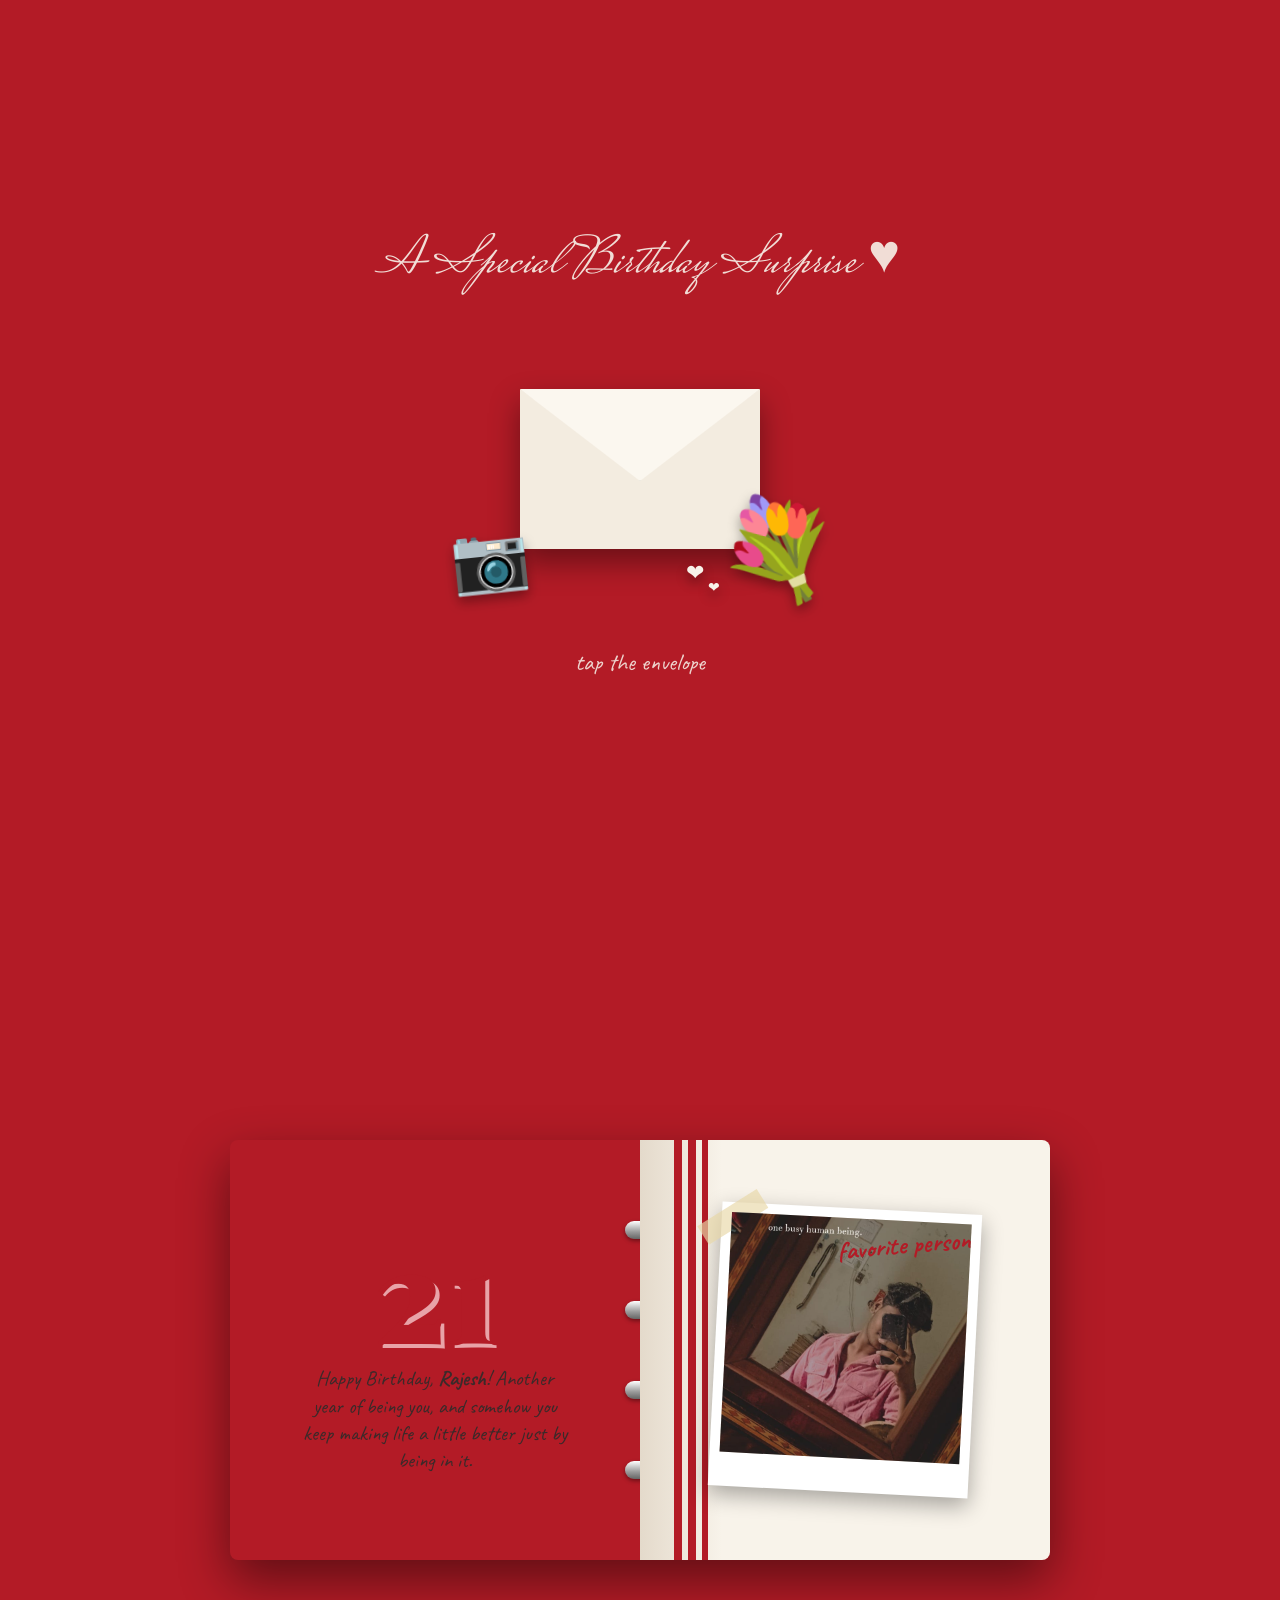
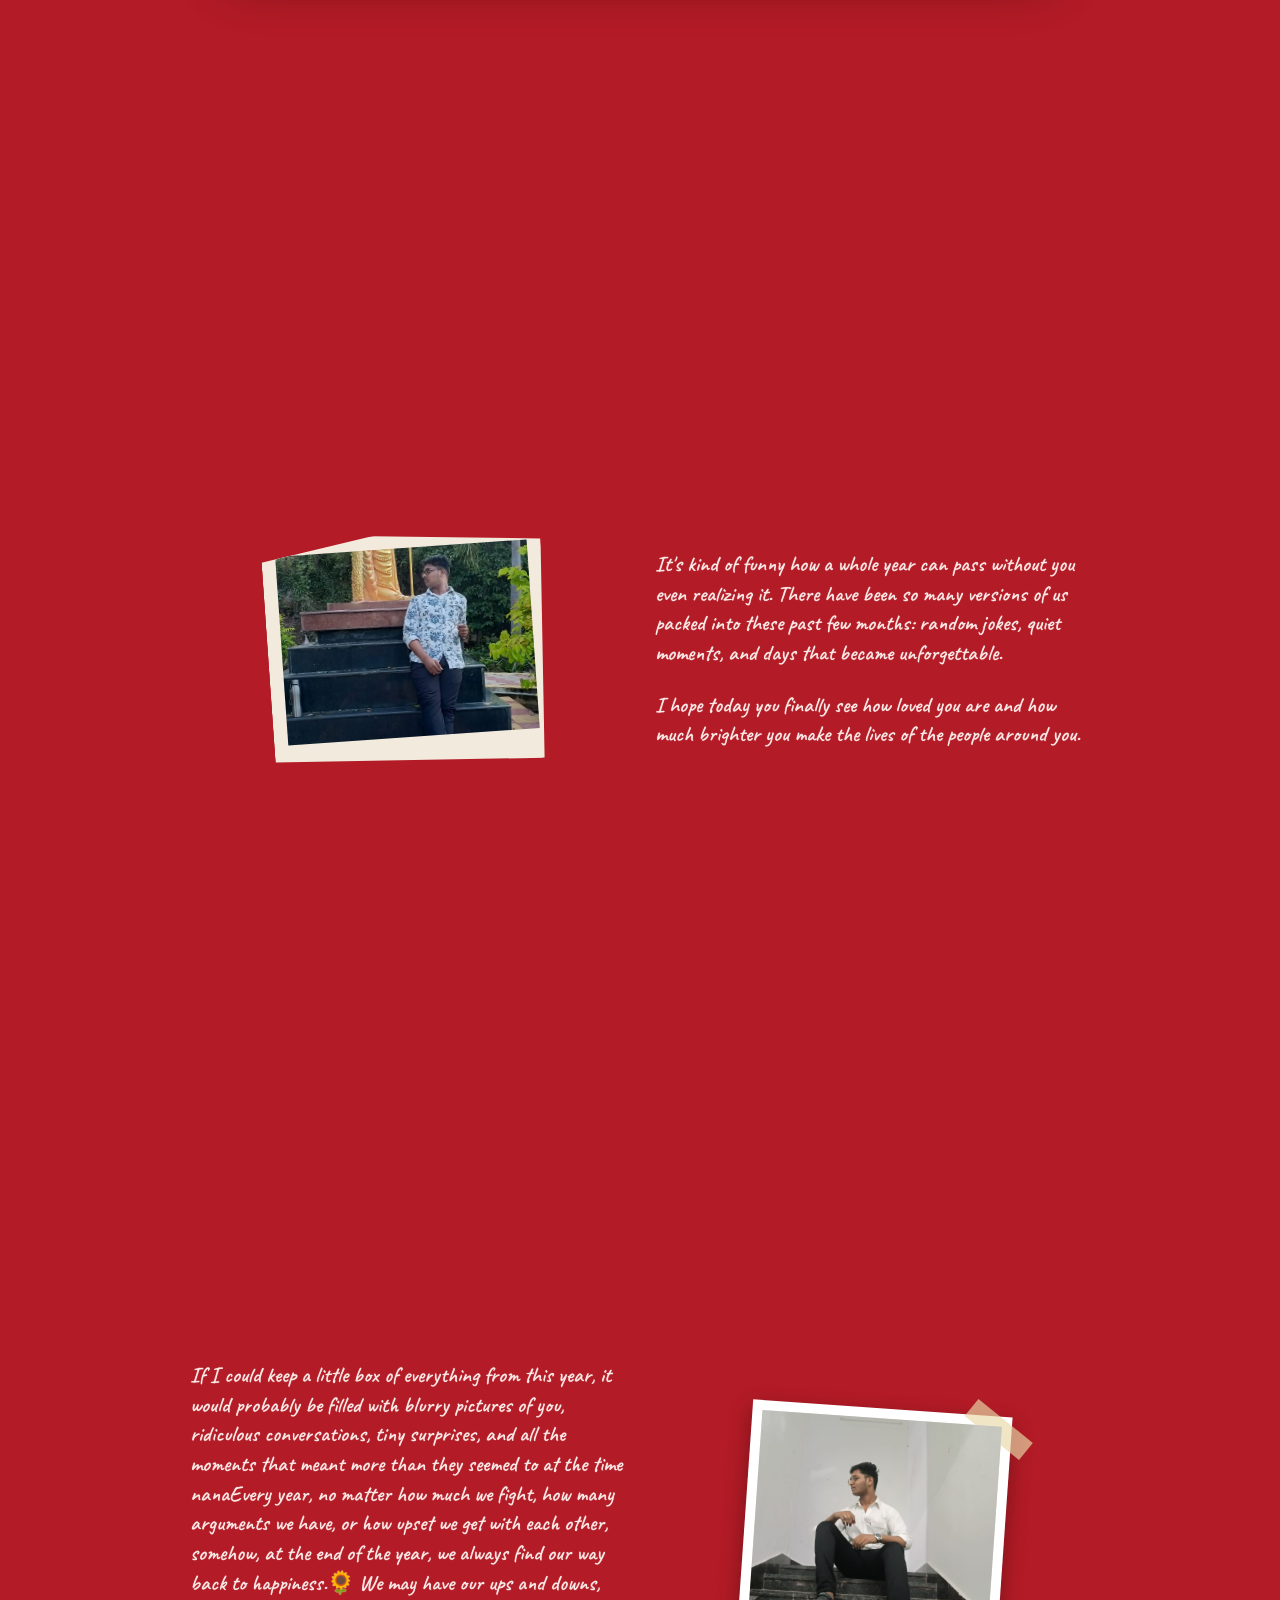
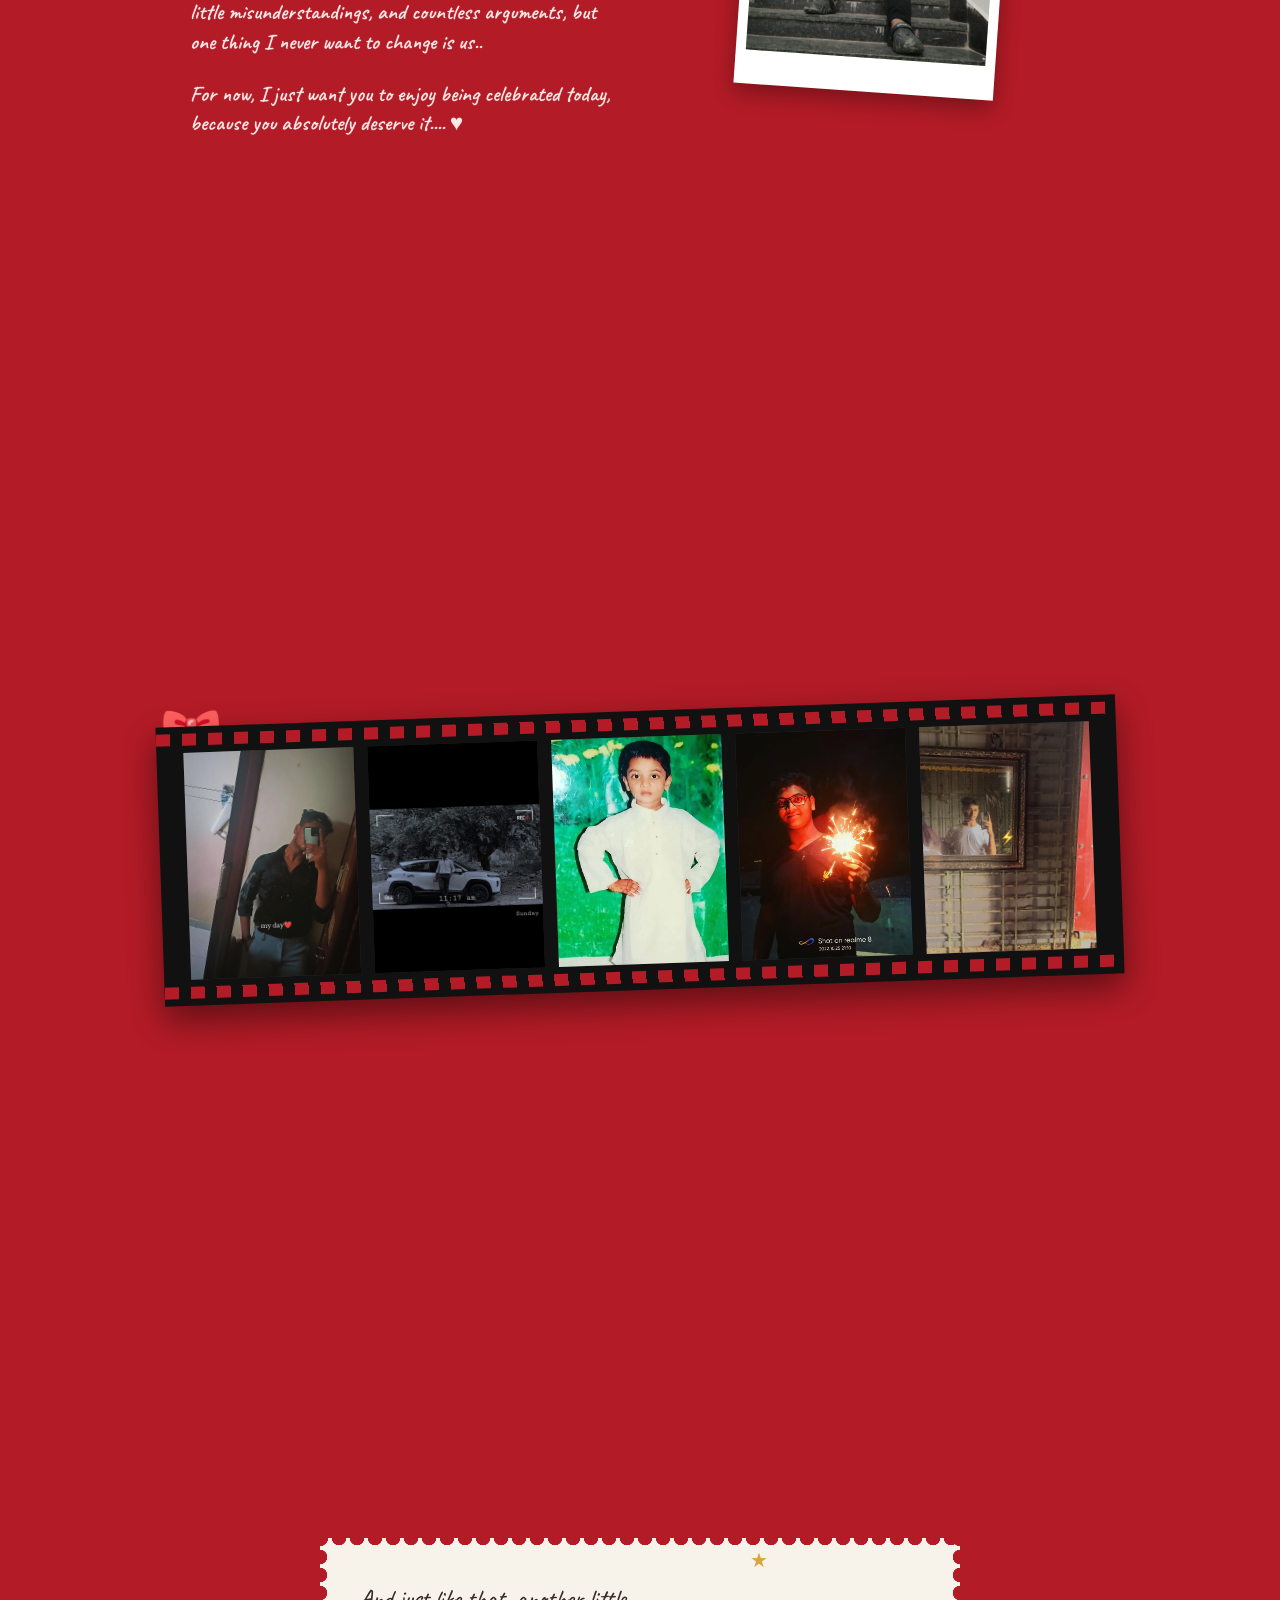
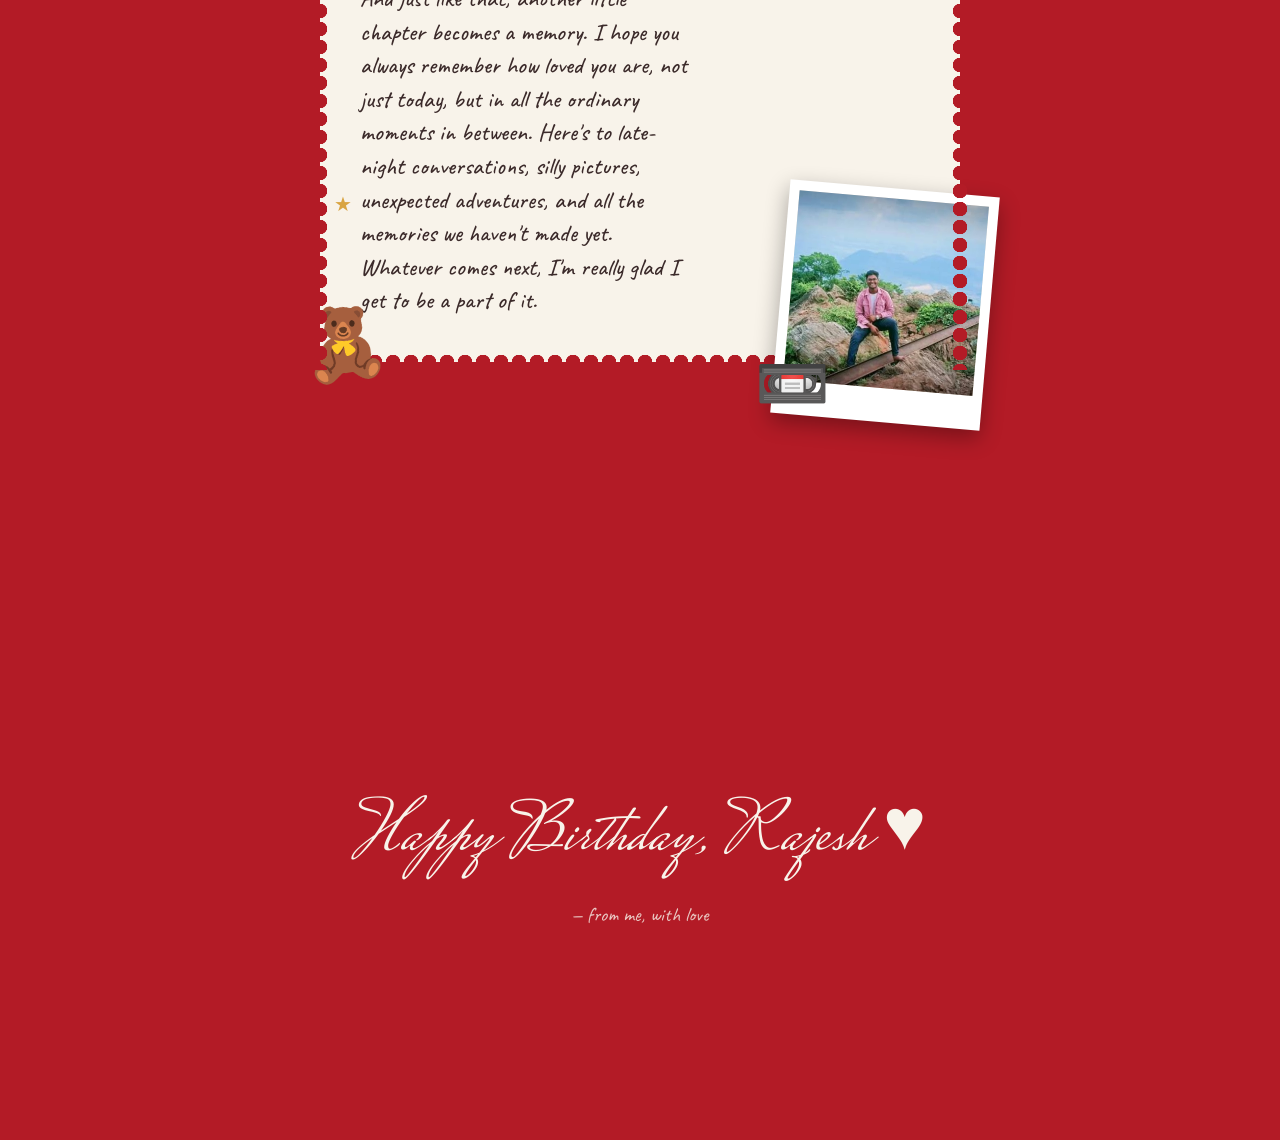
<file: index.html>
<!DOCTYPE html>
<html lang="en">
<head>
<meta charset="utf-8">
<meta name="viewport" content="width=device-width, initial-scale=1, viewport-fit=cover">
<title>Happy Birthday</title>
<link rel="preconnect" href="https://fonts.googleapis.com">
<link href="https://fonts.googleapis.com/css2?family=Mrs+Saint+Delafield&family=Caveat:wght@500;700&family=Playfair+Display:wght@700;900&family=Special+Elite&display=swap" rel="stylesheet">
<style>
:root{--red:#b31b26;--red-d:#8f1420;--cream:#f8f3ea;--ink:#3b2a2a;--hand:'Caveat','Bradley Hand',cursive;--script:'Mrs Saint Delafield','Snell Roundhand',cursive;--serif:'Playfair Display',Georgia,serif;--type:'Special Elite','Courier New',monospace;box-sizing:border-box;padding-top:env(safe-area-inset-top,0px);padding-bottom:env(safe-area-inset-bottom,0px)}
@media (prefers-color-scheme:dark){:root:not([data-theme="light"]){--red:#9e1722;--red-d:#7a1019}}
:root[data-theme="dark"]{--red:#9e1722;--red-d:#7a1019}
*{box-sizing:border-box}
html{height:100%;scroll-padding-top:env(safe-area-inset-top,0px)}
body{margin:0;background:var(--red);color:var(--cream);font-family:var(--hand);font-size:22px;overflow-x:hidden}
body::before{content:"";position:fixed;inset:0 0 auto;height:env(safe-area-inset-top,0px);background:var(--red);z-index:10}
section{min-height:100vh;display:grid;place-items:center;padding:48px 20px;position:relative}
.paper{background:var(--cream);color:var(--ink)}
/* photos */
.photo{position:relative;background:#e9dfd2 center/cover no-repeat;cursor:pointer;display:grid;place-items:center;text-align:center;font:16px var(--hand);color:#7a6a63;overflow:hidden}
.photo input{display:none}
.photo.has span{display:none}
.polaroid{background:#fff;padding:10px 10px 34px;box-shadow:0 8px 22px #0005;width:min(260px,70vw)}
.polaroid .photo{aspect-ratio:1}
.tape{position:absolute;width:70px;height:22px;background:#e9d9a8aa;transform:rotate(-35deg)}
/* 1 hero */
#hero{text-align:center}
#hero h1{font:400 clamp(26px,5vw,34px) var(--script);margin:0 0 24px;opacity:.9;font-size:clamp(38px,8vw,54px)}
.scene{position:relative;width:min(380px,88vw);height:300px;margin:auto}
.env{position:absolute;left:50%;top:60px;width:240px;height:160px;margin-left:-120px;cursor:pointer;perspective:700px;border:0;background:none;padding:0}
.env .back{position:absolute;inset:0;background:#e7ddd0;border-radius:4px;box-shadow:0 14px 30px #0006}
.env .card{position:absolute;left:14px;right:14px;top:10px;height:140px;background:var(--cream);color:var(--ink);display:grid;place-items:center;font:400 44px/1 var(--script);transition:transform .9s .35s cubic-bezier(.3,.8,.3,1);z-index:2}
.env .front{position:absolute;inset:0;z-index:3;background:linear-gradient(#0000 0 0),var(--cream);clip-path:polygon(0 0,50% 55%,100% 0,100% 100%,0 100%);background:#f3ece0;pointer-events:none}
.env .flap{position:absolute;left:0;right:0;top:0;height:92px;background:#fbf7ef;clip-path:polygon(0 0,100% 0,50% 100%);transform-origin:top;transition:transform .5s,z-index 0s .25s;z-index:4;box-shadow:0 2px 6px #0003}
.env.open .flap{transform:rotateX(180deg);z-index:1}
.env.open .card{transform:translateY(-95px) rotate(-2deg)}
.sticker{position:absolute;font-size:64px;filter:drop-shadow(0 6px 6px #0005);pointer-events:none}
.s-cam{left:0;bottom:30px;transform:rotate(-6deg)}
.s-bq{right:-4px;bottom:20px;font-size:92px;transform:rotate(8deg)}
.s-h{font-size:22px}
.hint{margin-top:18px;font-size:24px;opacity:.85}
.hint.go{animation:bob 1.6s infinite}
@keyframes bob{50%{transform:translateY(6px)}}
/* 2 binder */
.binder{display:grid;grid-template-columns:1fr 1fr;width:min(820px,94vw);min-height:420px;border-radius:8px;box-shadow:0 20px 50px #0007;position:relative}
.binder .pg{padding:34px 30px;position:relative;display:flex;flex-direction:column;align-items:center;justify-content:center;text-align:center;gap:10px}
.binder .pg:first-child{border-radius:8px 0 0 8px;background:linear-gradient(90deg,var(--cream) 80%,#e4dacb)}
.binder .pg:last-child{border-radius:0 8px 8px 0;background:linear-gradient(270deg,var(--cream) 80%,#e4dacb)}
.rings{position:absolute;left:50%;top:0;bottom:0;width:30px;margin-left:-15px;display:flex;flex-direction:column;justify-content:space-around;padding:50px 0}
.rings i{height:18px;border-radius:9px;background:linear-gradient(#fff,#9a9a9a 60%,#666);box-shadow:0 2px 4px #0006}
.age{font:900 clamp(80px,16vw,130px)/1 var(--serif);color:var(--red);text-shadow:4px 4px 0 #e8a3a8}
.binder p{margin:0;max-width:30ch;font-size:21px;line-height:1.3;color:var(--ink)}
.bars{position:absolute;left:34px;top:0;bottom:0;width:34px;background:repeating-linear-gradient(90deg,var(--red) 0 8px,transparent 8px 14px)}
.fav{position:absolute;top:18px;right:10px;font:700 26px var(--hand);color:var(--red);transform:rotate(-8deg)}
/* 3 notes */
.notes{display:grid;grid-template-columns:1fr 1fr;gap:30px;align-items:center;width:min(900px,94vw)}
.rip{background:#f2ebdd;padding:14px 14px 30px;clip-path:polygon(0 8%,40% 0,100% 6%,96% 100%,0 94%);transform:rotate(-4deg);width:min(280px,70vw);justify-self:center}
.rip .photo{aspect-ratio:4/3}
.txt{font:500 22px/1.35 var(--hand);color:#fbe9e6;text-shadow:0 0 1px #fff8;max-width:44ch}
.txt+.txt{margin-top:22px}
/* 4 film */
.film{width:min(960px,110vw);background:#111;padding:26px 0;transform:rotate(-2deg);position:relative;box-shadow:0 14px 34px #0007;display:flex;gap:14px;overflow:hidden;justify-content:center}
.film::before,.film::after{content:"";position:absolute;left:0;right:0;height:12px;background:repeating-linear-gradient(90deg,var(--red) 0 14px,transparent 14px 26px)}
.film::before{top:7px}.film::after{bottom:7px}
.film .photo{width:min(170px,26vw);aspect-ratio:3/4;background-color:#333;color:#aaa}
.bow{position:absolute;left:calc(50% - 480px);top:-8px;font-size:50px}
@media (max-width:1000px){.bow{display:none}}
.film-wrap{position:relative;width:100%;display:flex;justify-content:center}
.slide-in{transform:translateX(60px) rotate(-2deg);opacity:0;transition:all 1.1s cubic-bezier(.2,.8,.2,1)}
.slide-in.in{transform:rotate(-2deg);opacity:1}
/* 5 stamp */
.stamp{position:relative;width:min(640px,90vw);padding:44px 40px;background:var(--cream);color:var(--ink);margin:30px}
.stamp::before,.stamp::after{content:"";position:absolute;pointer-events:none}
.stamp::before{left:-8px;right:-8px;top:-8px;bottom:-8px;background:radial-gradient(circle,var(--red) 7px,transparent 7.5px) 0 0/18px 16px repeat-x,radial-gradient(circle,var(--red) 7px,transparent 7.5px) 0 100%/18px 16px repeat-x}
.stamp::after{top:-8px;bottom:-8px;left:-8px;right:-8px;background:radial-gradient(circle,var(--red) 7px,transparent 7.5px) 0 0/16px 18px repeat-y,radial-gradient(circle,var(--red) 7px,transparent 7.5px) 100% 0/16px 18px repeat-y}
.stamp p{font:500 24px/1.4 var(--hand);margin:0;max-width:30ch}
.stamp .polaroid{position:absolute;right:-30px;bottom:-60px;transform:rotate(5deg);width:210px}
.stamp .tp{position:absolute;left:-20px;bottom:-26px;font-size:70px;transform:rotate(-8deg)}
.stamp .ca{position:absolute;right:130px;bottom:-60px;font-size:60px;z-index:2}
.stamp .st{position:absolute;color:#d9a441;font-size:20px}
@media (max-width:640px){.binder,.notes{grid-template-columns:1fr}.binder .pg:first-child{border-radius:8px 8px 0 0;background:var(--cream)}.binder .pg:last-child{border-radius:0 0 8px 8px;background:var(--cream)}.rings,.bars{display:none}.stamp{padding:34px 26px 130px}.stamp .polaroid{right:-6px;width:170px}.stamp .ca{right:110px}.film .photo:nth-child(n+4){display:none}}
.end{text-align:center;font:400 clamp(44px,10vw,72px) var(--script);padding-bottom:30px}
.end small{display:block;font:20px var(--hand);opacity:.8;margin-top:8px}
.music{position:fixed;right:14px;bottom:calc(14px + env(safe-area-inset-bottom,0px));z-index:11;border:0;border-radius:24px;padding:10px 16px;background:var(--cream);color:var(--red);font:700 18px var(--hand);cursor:pointer;box-shadow:0 4px 12px #0005}
.music:focus-visible,.env:focus-visible,.photo:focus-within{outline:3px solid #fff;outline-offset:3px}
@media (prefers-reduced-motion:reduce){*{animation:none!important;transition:none!important}}
</style>
</head>
<body>

<!-- 1 · Envelope -->
<section id="hero">
  <div>
    <h1 id="lead">Imagine opening this on your birthday ♥</h1>
    <div class="scene">
      <button class="env" id="env" aria-label="Open the envelope">
        <div class="back"></div>
        <div class="card"><span>Happy<br>Birthday Nana</span></div>
        <div class="front"></div>
        <div class="flap"></div>
      </button>
      <span class="sticker s-cam">📷</span>
      <span class="sticker s-bq">💐</span>
      <span class="sticker s-h" style="left:62%;top:230px">❤</span>
      <span class="sticker s-h" style="left:68%;top:250px;font-size:14px">❤</span>
    </div>
    <div class="hint" id="hint">tap the envelope</div>
  </div>
</section>

<!-- 2 · Binder -->
<section>
  <div class="binder">
    <div class="rings"><i></i><i></i><i></i><i></i></div>
    <div class="pg">
      <div class="age" id="age">20</div>
      <p id="m1">Happy Birthday, <b id="nm">Name</b>! Another year of being you, and somehow you keep making life a little better just by being in it.</p>
    </div>
    <div class="pg">
      <div class="bars"></div>
      <div class="polaroid" style="transform:rotate(3deg);position:relative">
        <span class="tape" style="left:-24px;top:4px"></span>
        <label class="photo"><input type="file" accept="image/*"><span>tap to add<br>your photo</span></label>
        <span class="fav">favorite person</span>
      </div>
    </div>
  </div>
</section>

<!-- 3 · Notes -->
<section>
  <div class="notes">
    <div class="rip"><label class="photo"><input type="file" accept="image/*"><span>add photo</span></label></div>
    <div>
      <p class="txt" id="t1">It's kind of funny how a whole year can pass without you even realizing it. There have been so many versions of us packed into these past few months: random jokes, quiet moments, and days that became unforgettable.</p>
      <p class="txt" id="t2">I hope today you finally see how loved you are and how much brighter you make the lives of the people around you.</p>
    </div>
  </div>
</section>

<section>
  <div class="notes">
    <div>
      <p class="txt" id="t3">If I could keep a little box of everything from this year, it would probably be filled with blurry pictures of you, ridiculous conversations, tiny surprises, and all the moments that meant more than they seemed to at the time nanaEvery year, no matter how much we fight, how many arguments we have, or how upset we get with each other, somehow, at the end of the year, we always find our way back to happiness.🌻
We may have our ups and downs, little misunderstandings, and countless arguments, but one thing I never want to change is us..</p>
      <p class="txt" id="t4">For now, I just want you to enjoy being celebrated today, because you absolutely deserve it.... ♥</p>
    </div>
    <div class="polaroid" style="transform:rotate(4deg);justify-self:center">
      <span class="tape" style="right:-22px;top:2px;transform:rotate(35deg)"></span>
      <label class="photo"><input type="file" accept="image/*"><span>add photo</span></label>
    </div>
  </div>
</section>

<!-- 4 · Film strip -->
<section>
  <div class="film-wrap">
    <span class="bow">🎀</span>
    <div class="film slide-in" id="film">
      <label class="photo"><input type="file" accept="image/*"><span>photo 1</span></label>
      <label class="photo"><input type="file" accept="image/*"><span>photo 2</span></label>
      <label class="photo"><input type="file" accept="image/*"><span>photo 3</span></label>
      <label class="photo"><input type="file" accept="image/*"><span>photo 4</span></label>
      <label class="photo"><input type="file" accept="image/*"><span>photo 5</span></label>
    </div>
  </div>
</section>

<!-- 5 · Stamp note -->
<section>
  <div class="stamp">
    <span class="st" style="left:14px;top:60%">★</span><span class="st" style="right:30%;top:10px">★</span>
    <p id="t5">And just like that, another little chapter becomes a memory. I hope you always remember how loved you are, not just today, but in all the ordinary moments in between. Here's to late-night conversations, silly pictures, unexpected adventures, and all the memories we haven't made yet. Whatever comes next, I'm really glad I get to be a part of it.</p>
    <span class="tp">🧸</span><span class="ca">📼</span>
    <div class="polaroid">
      <label class="photo"><input type="file" accept="image/*"><span>add photo</span></label>
    </div>
  </div>
</section>

<section style="min-height:60vh"><div class="end">Happy Birthday, <span id="nm2">Name</span> ♥<small>— from me, with love</small></div></section>

<button class="music" id="music" hidden>♪ add song</button>
<input type="file" id="song" accept="audio/*" hidden>

<script>
// ===== EDIT YOUR DETAILS HERE =====
const CONFIG = {
  name: "Rajesh",
  age: "21",
  lead: "A Special Birthday Surprise ♥",
  photos: [
    "1.jpeg",
    "2.jpeg",
    "3.jpeg",
    "4.jpeg",
    "5.jpeg",
    "6.jpeg",
    "7.jpeg",
    "8.jpeg",
    "9.jpeg"
],
  messages: {} // optional: { m1:"...", t1:"...", t2:"...", t3:"...", t4:"...", t5:"..." }
};
// ==================================
const $=id=>document.getElementById(id);
$('nm').textContent=$('nm2').textContent=CONFIG.name;
$('age').textContent=CONFIG.age;
$('lead').textContent=CONFIG.lead;
for(const k in CONFIG.messages){const e=$(k);if(e)e.textContent=CONFIG.messages[k]}

// envelope
const env=$('env'),hint=$('hint');
env.addEventListener('click',()=>{
  const o=env.classList.toggle('open');
  hint.textContent=o?'scroll down ↓':'tap the envelope';
  hint.classList.toggle('go',o);
  $('music').hidden=false;
});

// photo pickers: tap any frame to use your own picture
document.querySelectorAll('.photo input').forEach(inp=>{
  inp.addEventListener('change',()=>{
    const f=inp.files[0];if(!f)return;
    const p=inp.parentElement;
    p.style.backgroundImage='url('+URL.createObjectURL(f)+')';
    p.classList.add('has');
  });
});
// Automatically display saved photos
document.querySelectorAll('.photo').forEach((p, i) => {
  const src = CONFIG.photos[i];

  if (src) {
    p.style.backgroundImage = `url("${src}")`;
    p.classList.add('has');
  }
});

// film strip slides in once
new IntersectionObserver((es,ob)=>es.forEach(e=>{if(e.isIntersecting){e.target.classList.add('in');ob.unobserve(e.target)}}),{threshold:.4}).observe($('film'));


 //background music
</script>

<!-- Background Birthday Music -->
<audio id="birthdayMusic" loop>
    <source src="birthday.mp3" type="audio/mpeg">
</audio>

<script>
const music = document.getElementById("birthdayMusic");

// Start music when the user first interacts with the page
function startMusic() {
    music.play().catch(error => {
        console.log("Music playback:", error);
    });

    document.removeEventListener("click", startMusic);
}

document.addEventListener("click", startMusic);
</script>

</body>
</html>
</script>
</body>
</html>
</file>
